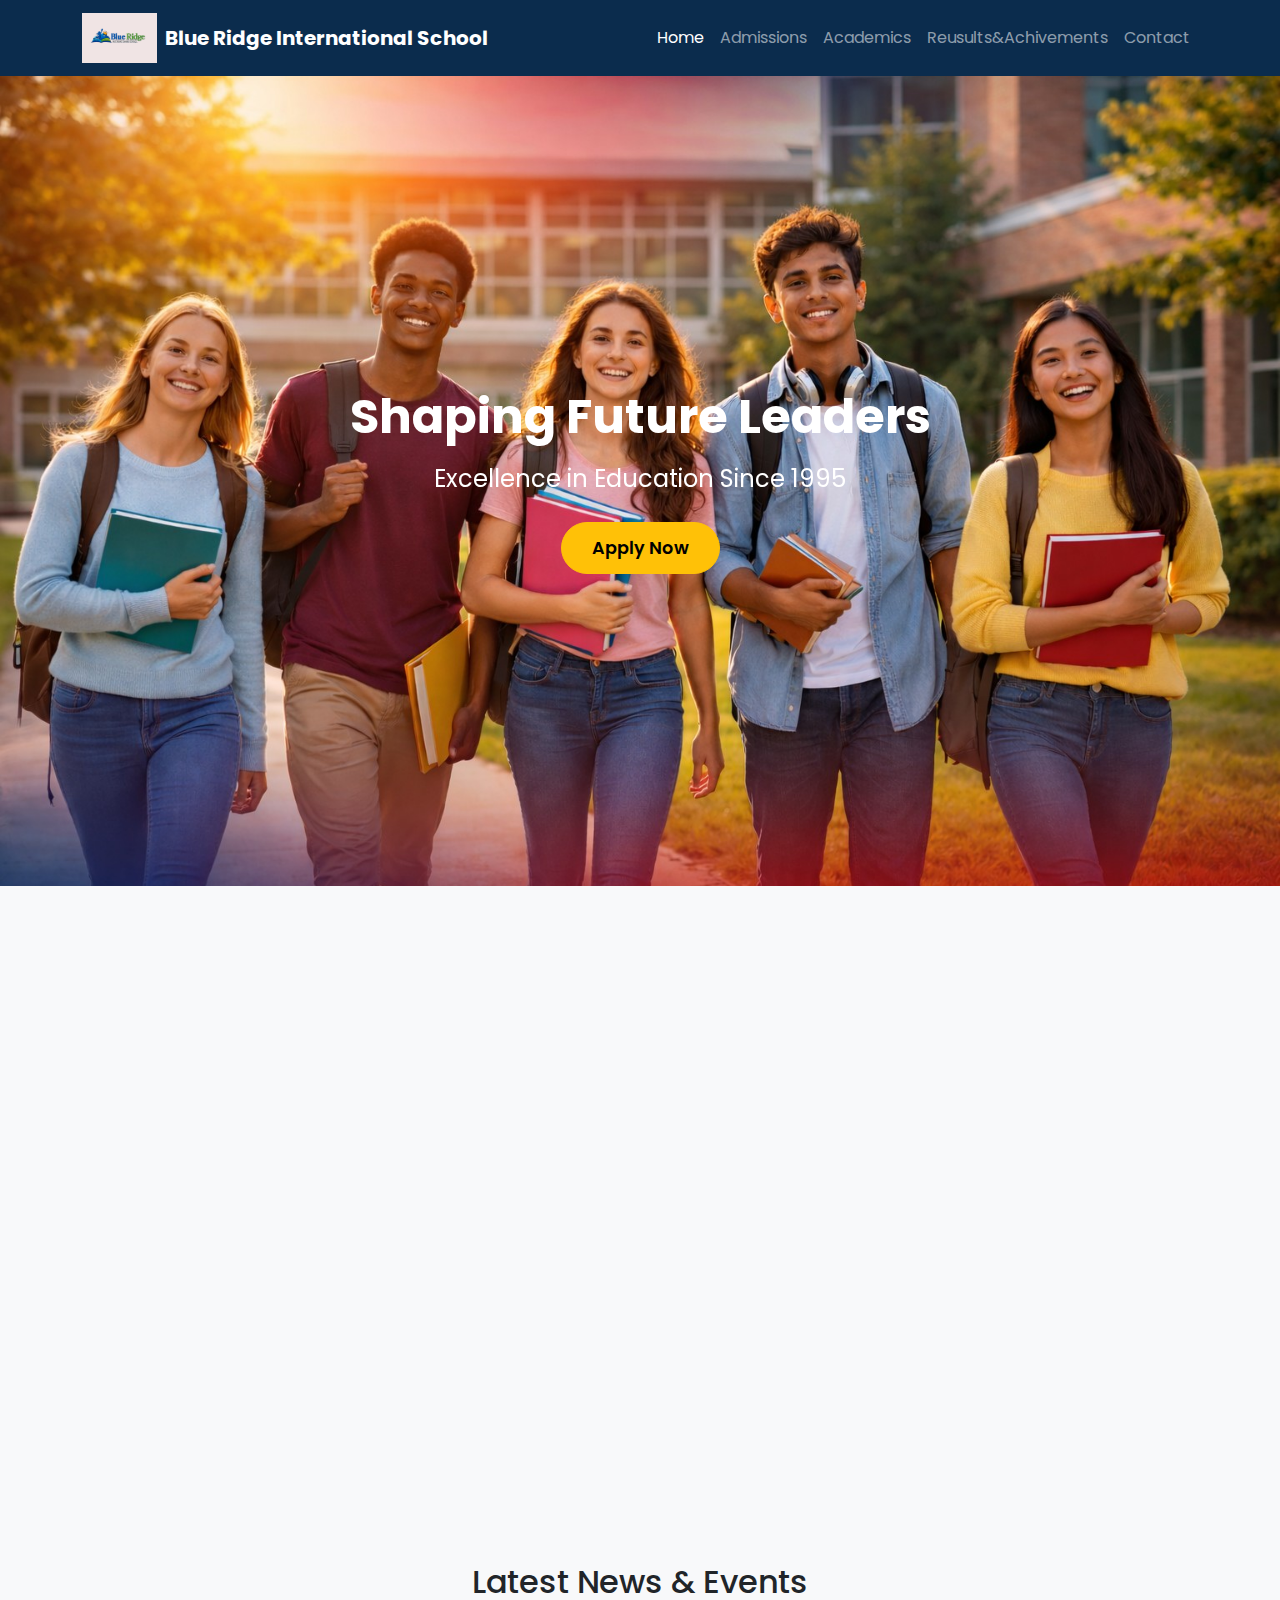
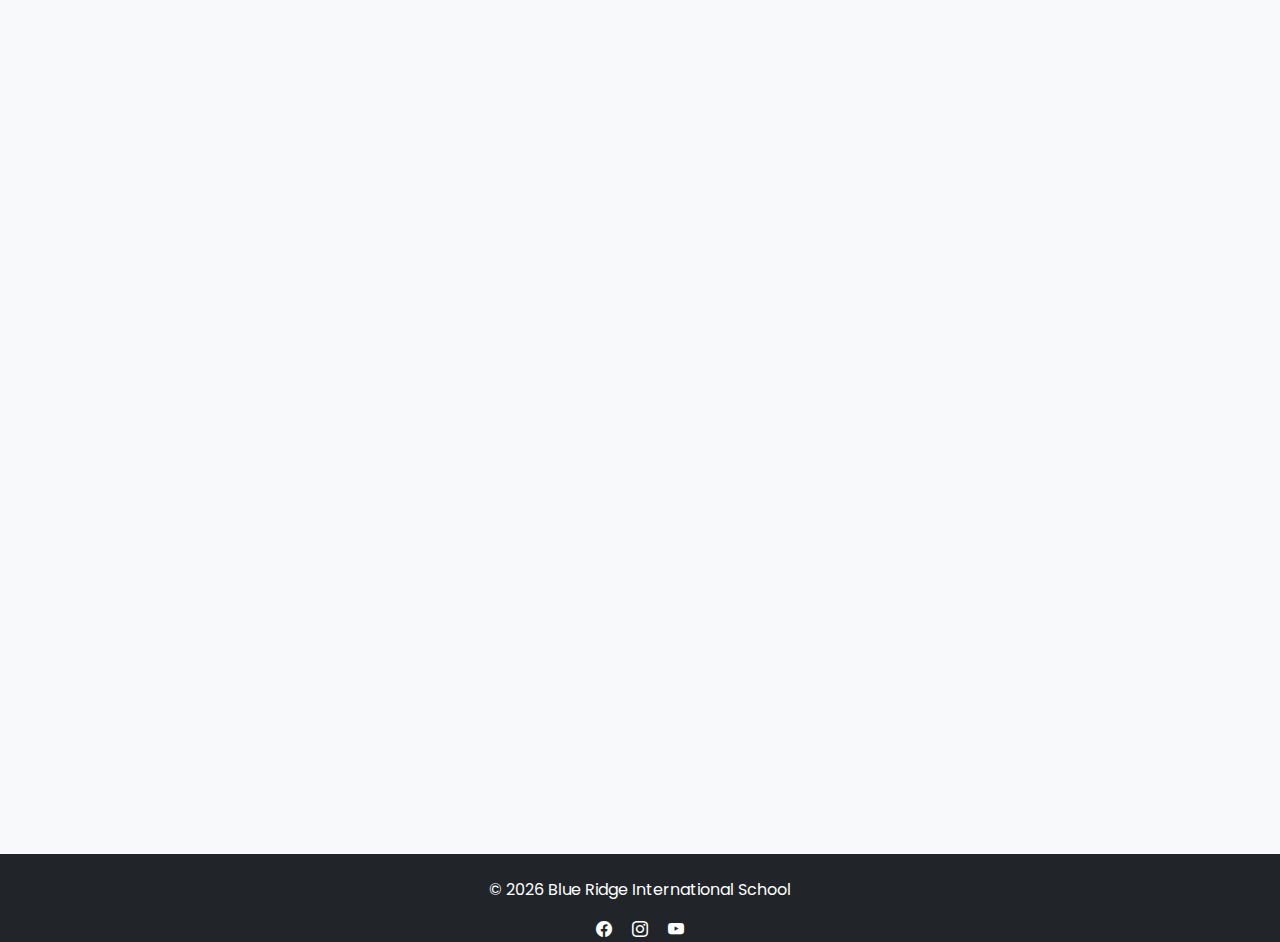
<file: index.html>
<!DOCTYPE html>
<html lang="en">
<head>
    <meta charset="UTF-8">
    <title>Ridge International School Blue </title>

    <!-- Bootstrap CSS -->
    <link href="https://cdn.jsdelivr.net/npm/bootstrap@5.3.2/dist/css/bootstrap.min.css" rel="stylesheet">

    <!-- Bootstrap Icons -->
    <link href="https://cdn.jsdelivr.net/npm/bootstrap-icons/font/bootstrap-icons.css" rel="stylesheet">

    <!-- AOS Animation -->
    <link href="https://unpkg.com/aos@2.3.1/dist/aos.css" rel="stylesheet">

    <!-- Google Font -->
    <link href="https://fonts.googleapis.com/css2?family=Poppins:wght@300;500;700&display=swap" rel="stylesheet">

    <!-- Custom CSS -->
    <link rel="stylesheet" href="assets/css/style.css">
</head>

<body>

<!-- 🔷 HEADER -->
<nav class="navbar navbar-expand-lg navbar-dark bg-primary sticky-top">
  <div class="container">
   
<a class=" nav navbar-brand d-flex align-items-center" href="#">
  <img src="assets/images/logo5.png" alt="Blue Ridge Logo" width="50" height="50" class="me-2">
  <span class="fw-bold">Blue Ridge International School</span>
</a>



    <button class="navbar-toggler" data-bs-toggle="collapse" data-bs-target="#menu">
      <span class="navbar-toggler-icon"></span>
    </button>

    <div class="collapse navbar-collapse" id="menu">
      <ul class="navbar-nav ms-auto">
        <li class="nav-item"><a class="nav-link active" href="#">Home</a></li>
        <li class="nav-item"><a class="nav-link" href="admissions.html">Admissions</a></li>
        <li class="nav-item"><a class="nav-link" href="academics.html">Academics</a></li>
        <li class="nav-item"><a class="nav-link" href="esults&achivements.html">Reusults&Achivements</a></li>
        <li class="nav-item"><a class="nav-link" href="Contact.html">Contact</a></li>
      </ul>
    </div>
  </div>
</nav>


</section>
<!-- 🔷 HERO SECTION -->

<section class="hero1 d-flex align-items-center">
  <div class=" container text-center text-white" data-aos="fade-up">
    <h1 class="hero-title" data-aos="fade-up" data-aos-delay="100">Shaping Future Leaders</h1>
    <p class="hero-subtitle" data-aos="fade-up" data-aos-delay="200">Excellence in Education Since 1995</p>
    <a href="#" class="btn btn-warning btn-lg hero-btn" data-aos="fade-up" data-aos-delay="300">Apply Now</a>
  </div>
</section>


<!-- 🔷 PRINCIPAL MESSAGE -->
<section class="py-5">
  <div class="container">
    <div class="row align-items-center">
      <div class="col-md-5" data-aos="fade-right">
        <img src="assets/images/principal.jpg" class="img-fluid rounded shadow">
      </div>
      <div class="col-md-7" data-aos="fade-left">
        <h2>Message from the Principal</h2>
        <p>
          Welcome to ABC International School. We believe in nurturing
          young minds through innovation, values and excellence.
        </p>
      </div>
    </div>
  </div>
</section>

<!-- 🔷 QUICK LINKS -->
<section class="bg-light py-5">
  <div class="container">
    <div class="row text-center">
      <div class="col-md-3" data-aos="zoom-in">
        <div class="card shadow p-4">
          <i class="bi bi-person-plus fs-1 text-primary"></i>
          <h5>Admissions</h5>
        </div>
      </div>

      <div class="col-md-3" data-aos="zoom-in">
        <div class="card shadow p-4">
          <i class="bi bi-journal-text fs-1 text-success"></i>
          <h5>Academics</h5>
        </div>
      </div>

      <div class="col-md-3" data-aos="zoom-in">
        <div class="card shadow p-4">
          <i class="bi bi-trophy fs-1 text-warning"></i>
          <h5>Results</h5>
        </div>
      </div>

      <div class="col-md-3" data-aos="zoom-in">
        <div class="card shadow p-4">
          <i class="bi bi-laptop fs-1 text-danger"></i>
          <h5>LMS</h5>
        </div>
      </div>
    </div>
  </div>
</section>

<!-- 🔷 NEWS & EVENTS -->
<section class="py-5">
  <div class="container">
    <h2 class="text-center mb-4">Latest News & Events</h2>
    <div class="row">
      <div class="col-md-4" data-aos="fade-up">
        <div class="card shadow">
          <img src="assets/images/AdmissionOpen.jpg" class="card-img-top">
          <div class="card-body mb-1rem">
           <!-- <h5>Annual Sports Day</h5>-->
            <p>Celebrating talent and teamwork.</p>
          </div>
        </div>
      </div>

      <div class="col-md-4" data-aos="fade-up">
        <div class="card shadow">
          <img src="assets/images/ScienceExibition.jpg" class="card-img-top">
          <div class="card-body">
           <!-- <h5>Science Exhibition</h5>-->
            <p>Innovation by young minds.</p>
          </div>
        </div>
      </div>
<!---->
      <div class="col-md-4" data-aos="fade-up">
        <div class="card shadow">
          <img src="assets/images/AdmissionOpen.jpg" class="card-img-top">
          <div class="card-body">
            <!--<h5>Admissions Open</h5>-->
            <p>Enroll for academic year 2026.</p>
          </div>
        </div>
      </div>
    </div>
  </div>
</section>

<!-- 🔷 FOOTER -->
<footer class="bg-dark text-white pt-4">
  <div class="container text-center">
    <p>© 2026 Blue Ridge International School</p>
    
    <div>
      <i class="bi bi-facebook mx-2"></i>
      <i class="bi bi-instagram mx-2"></i>
      <i class="bi bi-youtube mx-2"></i>
    </div>
  </div>
</footer>

<!-- JS -->
<script src="https://cdn.jsdelivr.net/npm/bootstrap@5.3.2/dist/js/bootstrap.bundle.min.js"></script>
<script src="https://unpkg.com/aos@2.3.1/dist/aos.js"></script>
<script>AOS.init();</script>

</body>
</html>
</file>
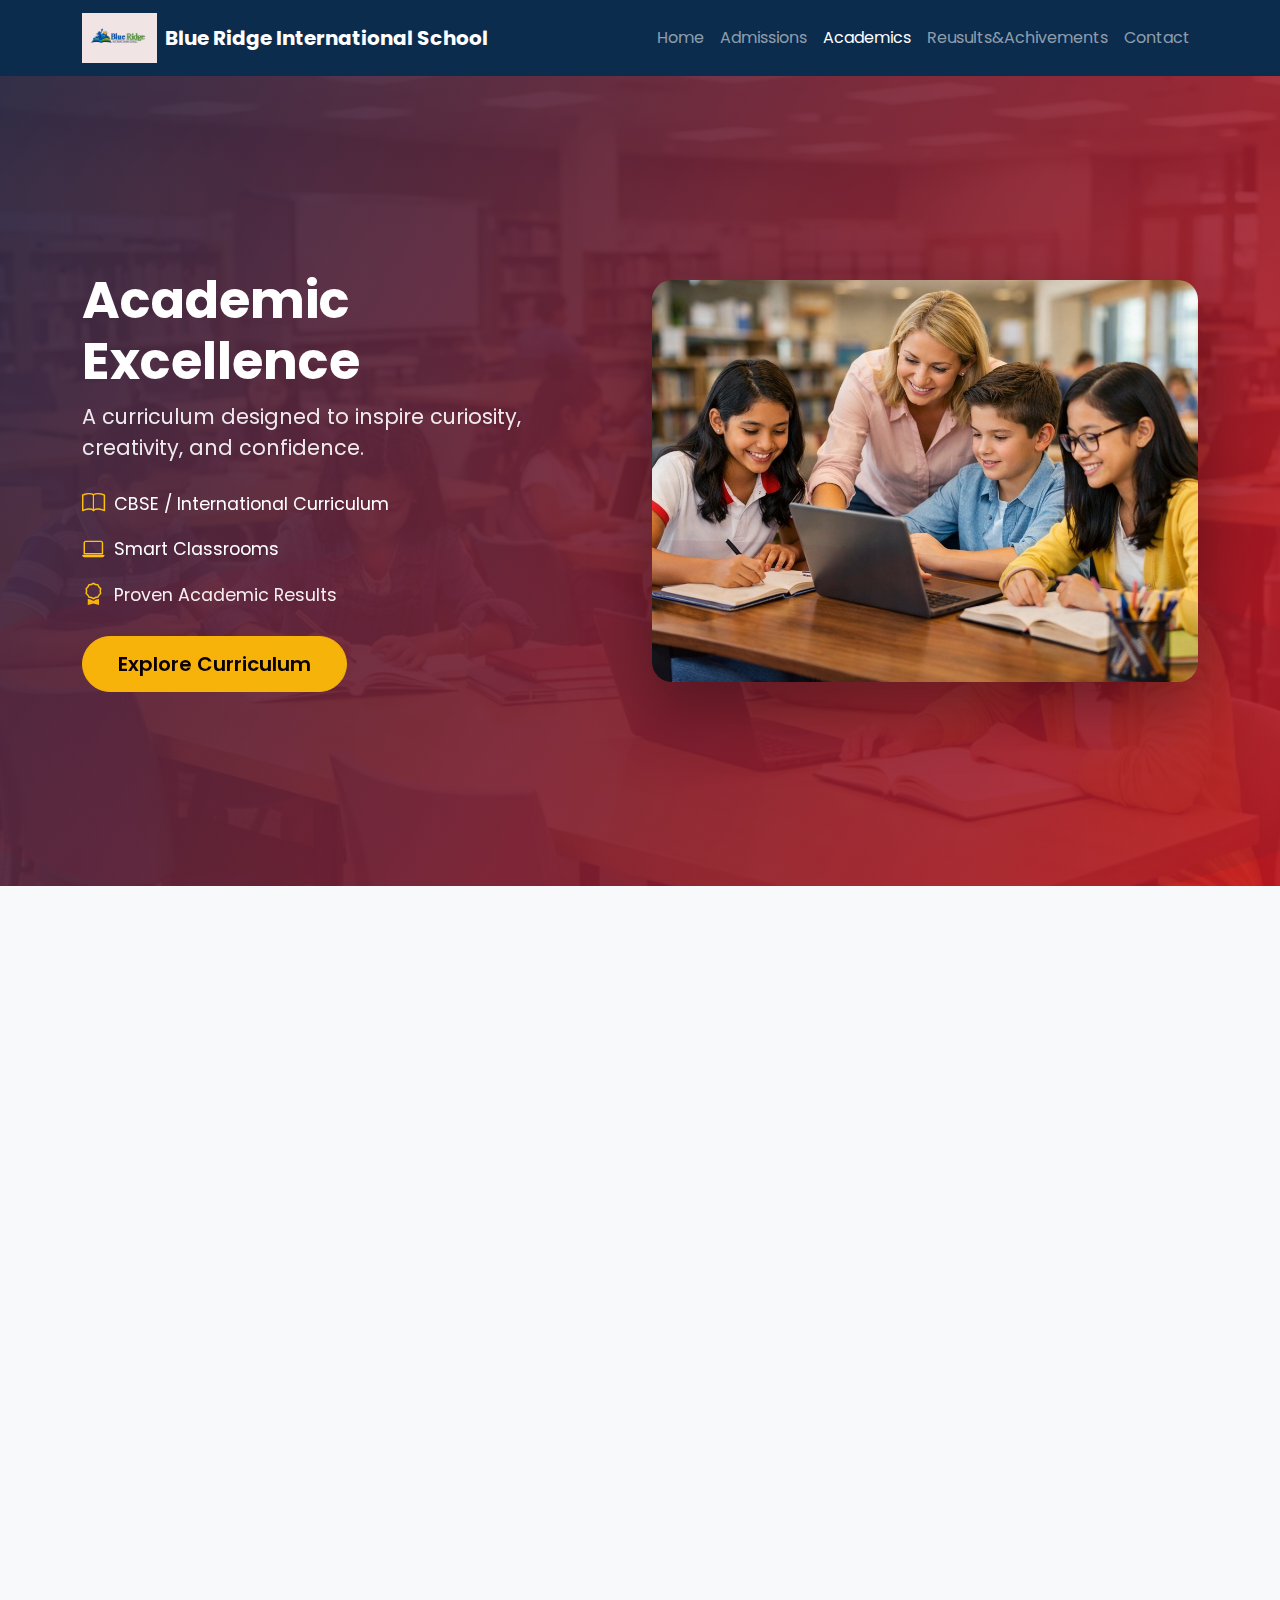
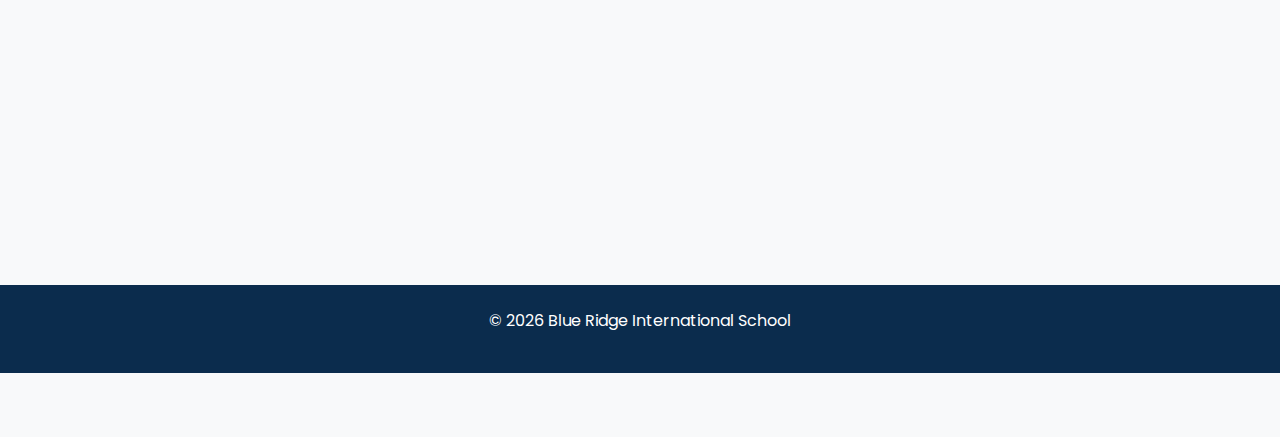
<file: academics.html>
<!DOCTYPE html>
<html lang="en">

<head>
    <meta charset="UTF-8">
    <title>Academics | Blue Ridge International School</title>
    <!-- Bootstrap -->
    <link href="https://cdn.jsdelivr.net/npm/bootstrap@5.3.2/dist/css/bootstrap.min.css" rel="stylesheet">
    <!-- Icons -->
    <link href="https://cdn.jsdelivr.net/npm/bootstrap-icons/font/bootstrap-icons.css" rel="stylesheet"> <!-- AOS -->
    <link href="https://unpkg.com/aos@2.3.1/dist/aos.css" rel="stylesheet"> <!-- Font -->
    <link href="https://fonts.googleapis.com/css2?family=Poppins:wght@300;500;700&display=swap" rel="stylesheet">
    <!-- CSS -->
    <link rel="stylesheet" href="assets/css/style.css">
</head>

<body> <!-- 🔷 NAVBAR -->
    <nav class="navbar navbar-expand-lg navbar-dark bg-primary sticky-top">
  <div class="container">
   
<a class="navbar-brand d-flex align-items-center" href="#">
  <img src="assets/images/logo5.png" alt="Blue Ridge Logo" width="50" height="50" class="me-2">
  <span class="fw-bold">Blue Ridge International School</span>
</a>



             
            <button class="navbar-toggler" data-bs-toggle="collapse" data-bs-target="#menu"> <span
                    class="navbar-toggler-icon"></span> </button>
            <div class="collapse navbar-collapse" id="menu">
                <ul class="navbar-nav ms-auto">
                    <li class="nav-item"><a class="nav-link" href="index.html">Home</a></li>
                    <li class="nav-item"><a class="nav-link" href="admissions.html">Admissions</a></li>
                    <li class="nav-item">
                        <a class="nav-link active" href="academics.html">Academics</a>
                    </li>
                    <li class="nav-item"><a class="nav-link" href="results&achivements.html">Reusults&Achivements</a>
                    </li>
                    <li class="nav-item"><a class="nav-link" href="Contact.html">Contact</a></li>
                </ul>
            </div>
        </div>
    </nav>
    </section>
    <!-- 🔷 ACADEMICS HERO SECTION -->
    <section class="academics-hero">
        <div class="academics-overlay"></div>
        <div class="container h-100">
            <div class="row h-100 align-items-center"> <!-- Left Content -->
                <div class="col-md-6 text-white" data-aos="fade-right">
                    <h1 class="academics-title">Academic Excellence</h1>
                    <p class="academics-subtitle"> A curriculum designed to inspire curiosity, creativity, and
                        confidence. </p>
                    <div class="hero-features mt-4">
                        <div class="feature-item"> <i class="bi bi-book"></i> CBSE / International Curriculum </div>
                        <div class="feature-item"> <i class="bi bi-laptop"></i> Smart Classrooms </div>
                        <div class="feature-item"> <i class="bi bi-award">

                            </i> Proven Academic Results </div>
                    </div> <a href="#" class="btn btn-warning btn-lg mt-4">Explore Curriculum</a>
                </div> <!-- Right Image -->
                <div class="col-md-6 text-center" data-aos="fade-left">
                    <img src="assets/images/Academics2-bg.jpg" class="img-fluid academics-img" alt="Students learning">
                </div>
            </div>
        </div>
    </section> <!-- Decorative background shape -->
    <div class="academics-bg-shape"></div>
    </section>
    <!-- 🔷 ACADEMICS CONTENT WRAP -->
    <section class="academics-section">
        <div class="container">
            
                <!-- SUBJECT TABS -->

<!-- ===============================
     SUBJECT TABS SECTION
================================ -->
<section class="academics-section">
    <div class="container">

        <!-- SUBJECT TABS -->
        <div class="subject-tabs-wrapper" data-aos="fade-up">

            <!-- TAB NAV -->
            <ul class="nav nav-pills justify-content-center mb-4" id="subjectTabs" role="tablist">

                <li class="nav-item" role="presentation">
                    <button class="nav-link active"
                            id="primary-tab"
                            data-bs-toggle="pill"
                            data-bs-target="#primary"
                            type="button"
                            role="tab"
                            aria-controls="primary"
                            aria-selected="true">
                        <i class="bi bi-book"></i> Primary
                    </button>
                </li>

                <li class="nav-item" role="presentation">
                    <button class="nav-link"
                            id="secondary-tab"
                            data-bs-toggle="pill"
                            data-bs-target="#secondary"
                            type="button"
                            role="tab"
                            aria-controls="secondary"
                            aria-selected="false">
                        <i class="bi bi-mortarboard"></i> Secondary
                    </button>
                </li>

            </ul>

            <!-- TAB CONTENT -->
            <div class="tab-content text-center" id="subjectTabsContent">

                <!-- PRIMARY SUBJECTS -->
                <div class="tab-pane fade show active"
                     id="primary"
                     role="tabpanel"
                     aria-labelledby="primary-tab">

                    <div class="subjects-grid" data-aos="zoom-in">
                        <div class="subject-item"><i class="bi bi-book"></i> English</div>
                        <div class="subject-item"><i class="bi bi-calculator"></i> Mathematics</div>
                        <div class="subject-item"><i class="bi bi-globe"></i> EVS</div>
                        <div class="subject-item"><i class="bi bi-palette"></i> Art</div>
                        <div class="subject-item"><i class="bi bi-music-note-beamed"></i> Music</div>
                        <div class="subject-item"><i class="bi bi-dribbble"></i> Physical Education</div>
                    </div>

                </div>

                <!-- SECONDARY SUBJECTS -->
                <div class="tab-pane fade"
                     id="secondary"
                     role="tabpanel"
                     aria-labelledby="secondary-tab">

                    <div class="subjects-grid" data-aos="zoom-in">
                        <div class="subject-item"><i class="bi bi-lightning-charge"></i> Physics</div>
                        <div class="subject-item"><i class="bi bi-flask"></i> Chemistry</div>
                        <div class="subject-item"><i class="bi bi-bug"></i> Biology</div>
                        <div class="subject-item"><i class="bi bi-calculator-fill"></i> Mathematics</div>
                        <div class="subject-item"><i class="bi bi-laptop"></i> Computer Science</div>
                    </div>

                </div>

            </div>

        </div>
    </div>
</section>

<!-- AOS REFRESH ON TAB CHANGE -->
<script>
    document.querySelectorAll('[data-bs-toggle="pill"]').forEach(tab => {
        tab.addEventListener('shown.bs.tab', function () {
            AOS.refresh();
        });
    });
</script>
          </div> <!-- ACADEMIC JOURNEY CARDS -->
            <div class="academic-journey-wrapper" data-aos="fade-up">
                <h2 class="section-title text-center mb-4">Academic Journey</h2>
                <div class="row g-4">
                    <div class="col-md-3 col-sm-6">
                        <div class="journey-card journey-foundation text-center">
                            <div class="icon"><i class="bi bi-star-fill"></i></div>
                            <img src="assets/images/Foundation.jpg" alt="Foundation Stage" class="journey-img mb-3">
                            <h5>Foundation Stage</h5>
                            <p>Play-based learning & social skills</p>
                        </div>
                    </div>
                    <div class="col-md-3 col-sm-6">
                        <div class="journey-card journey-primary text-center">
                            <div class="icon">
                                <i class="bi bi-lightbulb-fill"></i>
                            </div> <img src="assets/images/Primary.jpg" alt="Primary Education"
                                class="journey-img mb-3">
                            <h5>Primary Education</h5>
                            <p>Building literacy & concept understanding</p>
                        </div>
                    </div>
                    <div class="col-md-3 col-sm-6">
                        <div class="journey-card journey-secondary text-center">
                            <div class="icon"><i class="bi bi-graph-up">

                                </i></div>
                            <img src="assets/images/Secodary.jpg" alt="Secondary Education" class="journey-img mb-3">
                            <h5>Secondary Education</h5>
                            <p>Subject specialization & critical thinking</p>
                        </div>
                    </div>
                    <div class="col-md-3 col-sm-6">
                        <div class="journey-card journey-career text-center">
                            <div class="icon"><i class="bi bi-mortarboard-fill"></i></div> <img
                                src="assets/images/Carrier.jpg" alt="Career Readiness" class="journey-img mb-3">
                            <h5>Career Readiness</h5>
                            <p>Board exams & competitive preparation</p>
                        </div>
                    </div>
                </div>
            </div> <!-- 🔷 FOOTER -->
            <footer class="text-white text-center py-4">
                <p>© 2026 Blue Ridge International School</p>
            </footer> <!-- JS -->
            <script src="https://cdn.jsdelivr.net/npm/bootstrap@5.3.2/dist/js/bootstrap.bundle.min.js"></script>
            <script src="https://unpkg.com/aos@2.3.1/dist/aos.js"></script>
            <script>AOS.init();</script>



        </body>

</html>
</file>
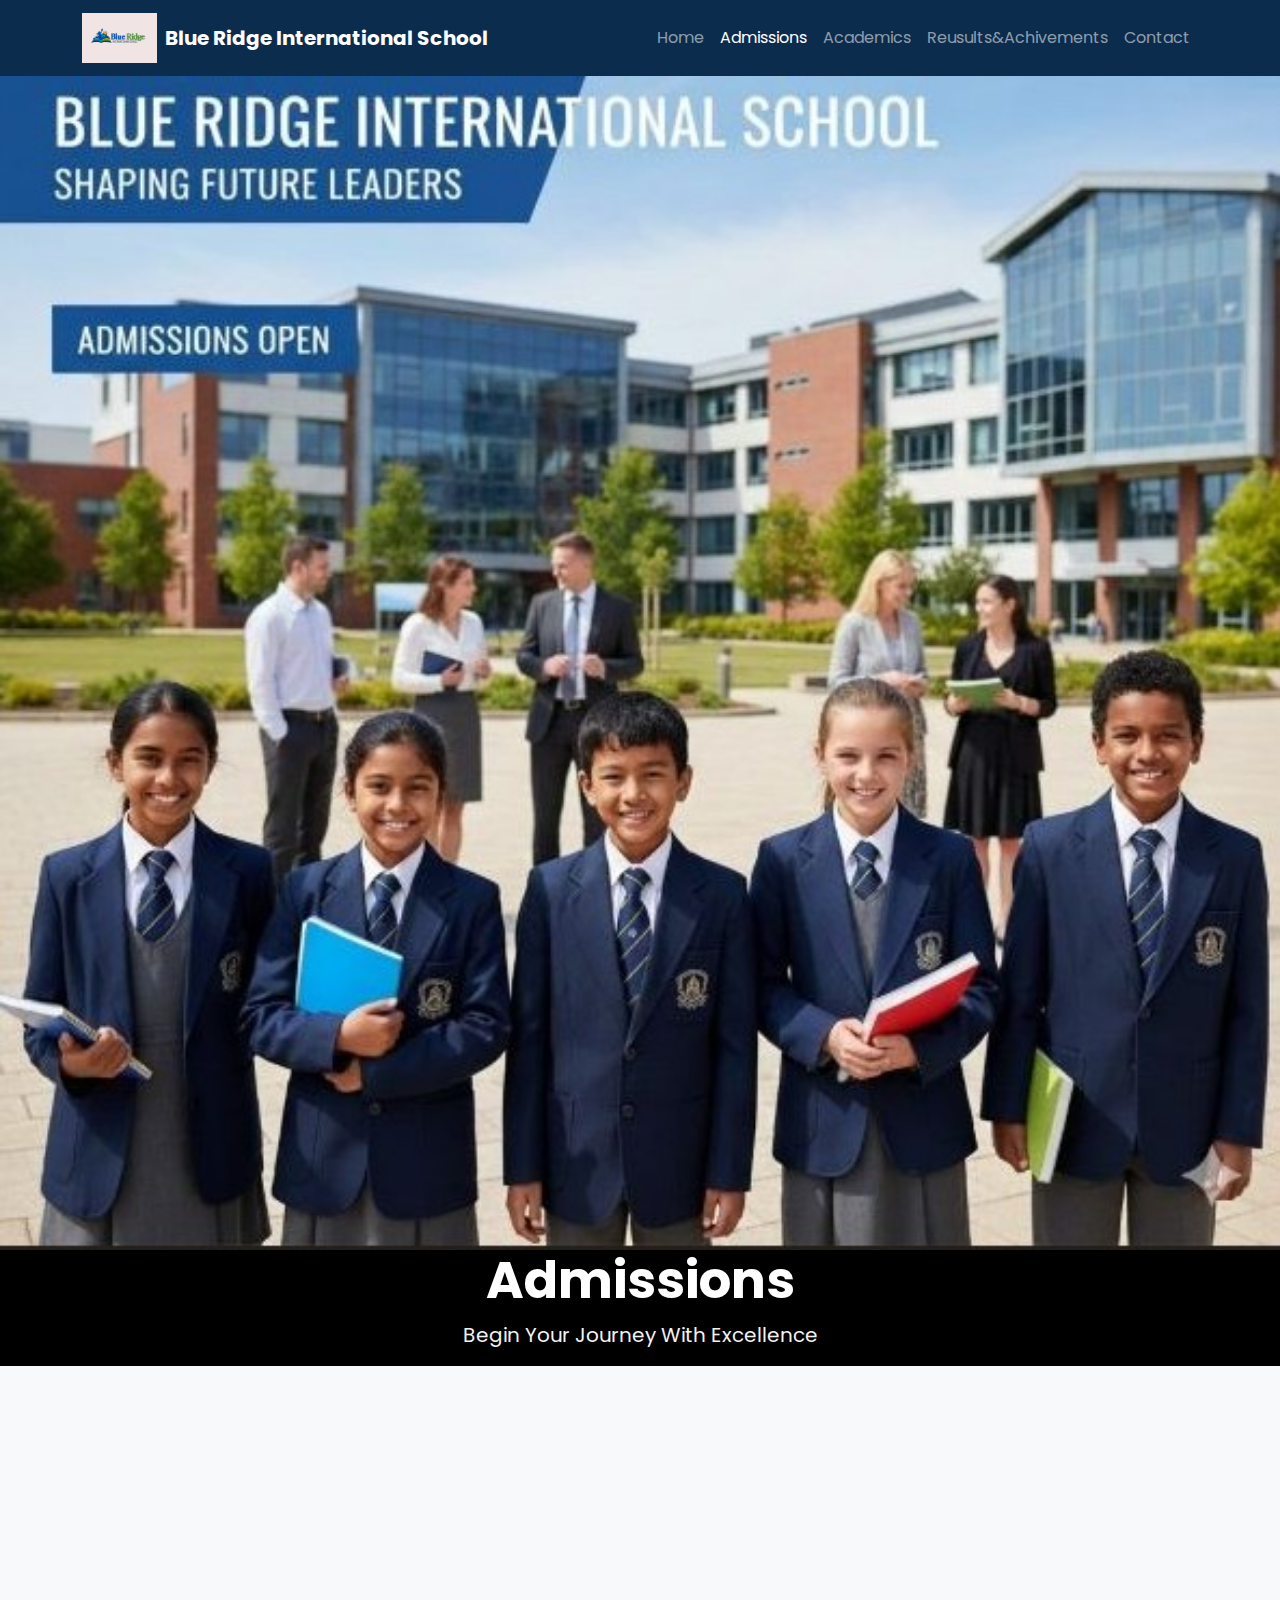
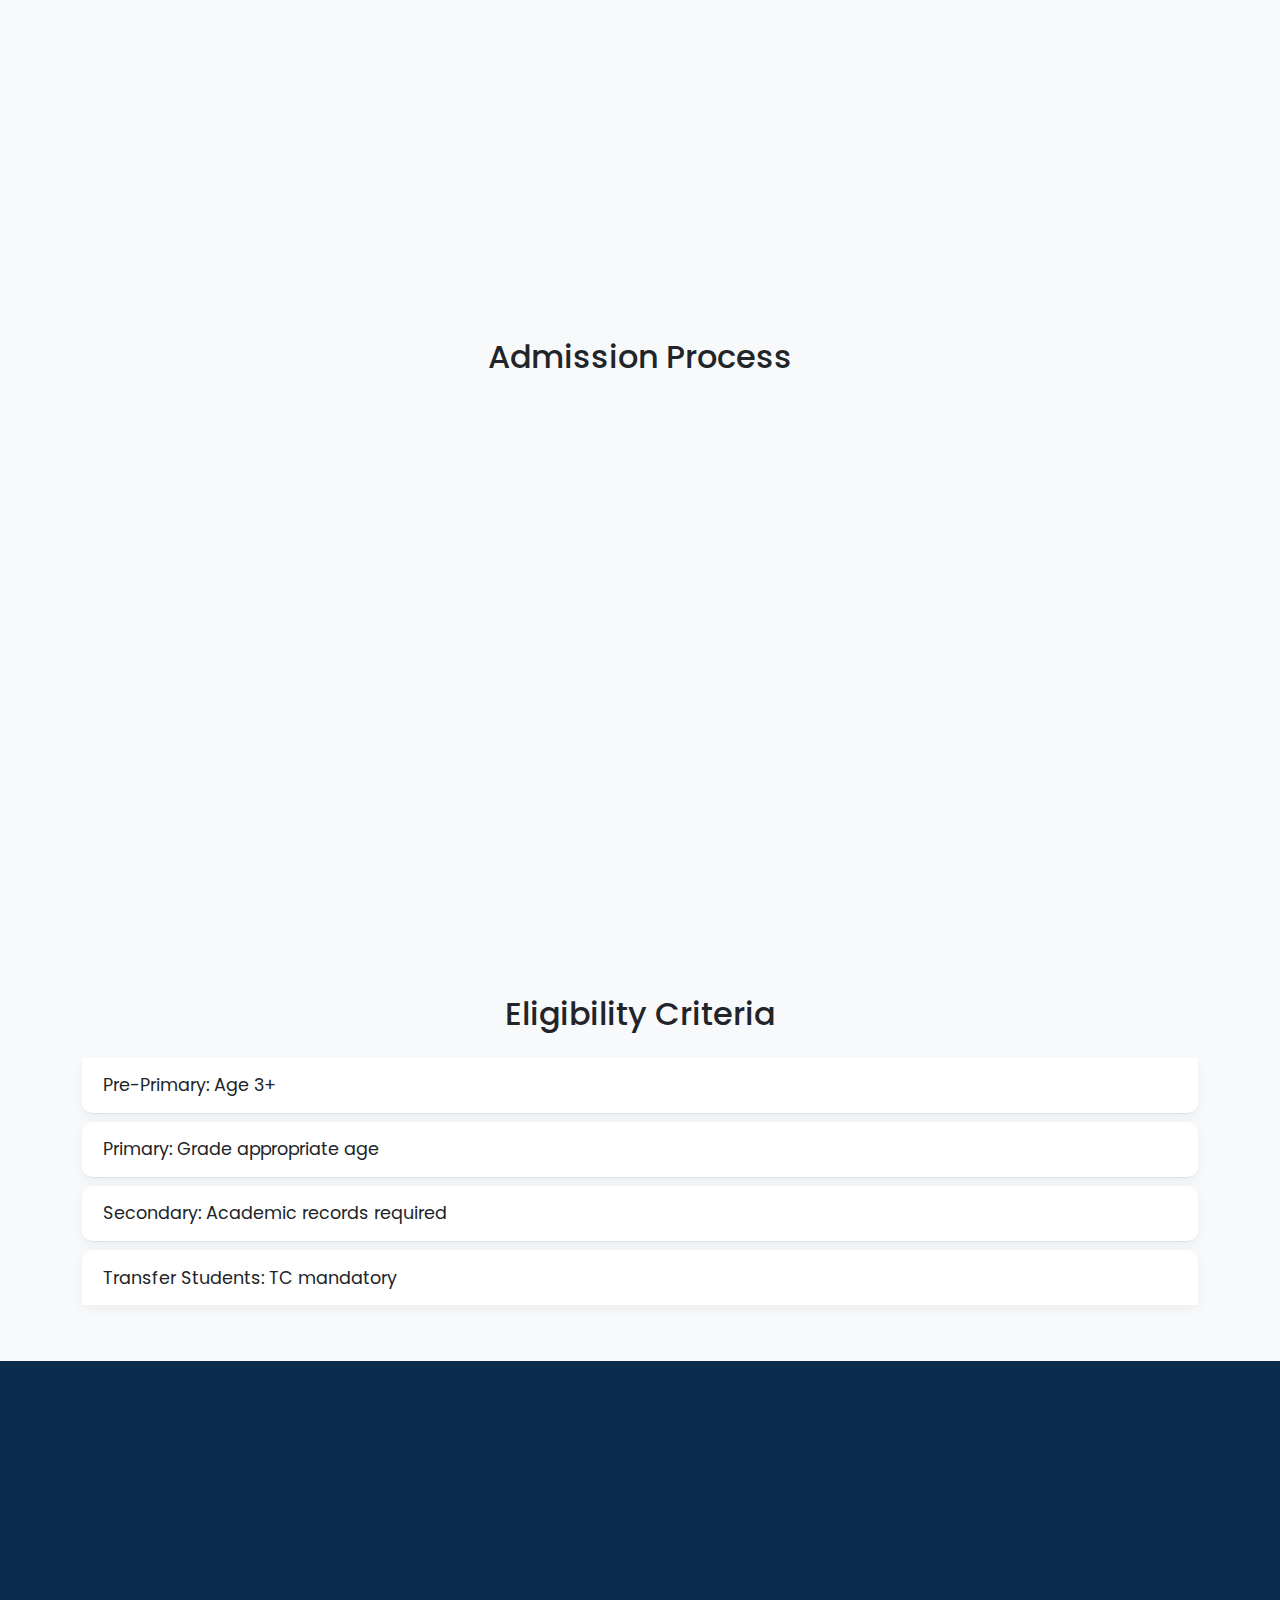
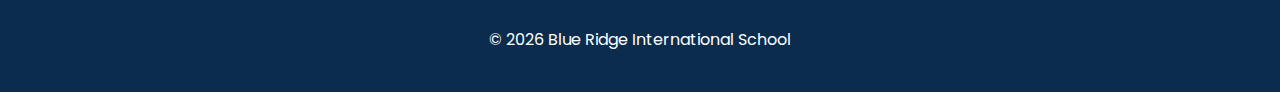
<file: admissions.html>
<!DOCTYPE html>
<html lang="en">

<head>
  <link href="https://unpkg.com/aos@2.3.1/dist/aos.css" rel="stylesheet">

<!-- Bootstrap Icons -->
<link href="https://cdn.jsdelivr.net/npm/bootstrap-icons@1.10.5/font/bootstrap-icons.css" rel="stylesheet">

    <meta charset="UTF-8">
    <title>Admissions | SkyReach Academy</title>

    <!-- Bootstrap CSS -->
    <link href="https://cdn.jsdelivr.net/npm/bootstrap@5.3.2/dist/css/bootstrap.min.css" rel="stylesheet">

    <!-- Icons -->
    <link href="https://cdn.jsdelivr.net/npm/bootstrap-icons/font/bootstrap-icons.css" rel="stylesheet">

    <!-- AOS CSS -->
    <link href="https://unpkg.com/aos@2.3.1/dist/aos.css" rel="stylesheet">

    <!-- Google Font -->
    <link href="https://fonts.googleapis.com/css2?family=Poppins:wght@300;500;700&display=swap" rel="stylesheet">

    <!-- Your Custom CSS -->
    <link rel="stylesheet" href="assets/css/style.css">
</head>

<body>
  <script src="https://unpkg.com/aos@2.3.1/dist/aos.js"></script>
<script>
  AOS.init({
    duration: 800,
    once: true
  });
</script>

<!-- 🔷 NAVBAR -->

<nav class="navbar navbar-expand-lg navbar-dark bg-primary sticky-top">
  <div class="container">
   
<a class="navbar-brand d-flex align-items-center" href="#">
  <img src="assets/images/logo5.png" alt="Blue Ridge Logo" width="50" height="50" class="me-2">
  <span class="fw-bold">Blue Ridge International School</span>
</a>




    <button class="navbar-toggler" data-bs-toggle="collapse" data-bs-target="#menu">
      <span class="navbar-toggler-icon"></span>
    </button>

    <div class="collapse navbar-collapse" id="menu">
      <ul class="navbar-nav ms-auto">
        <li class="nav-item"><a class="nav-link" href="index.html">Home</a></li>
        <li class="nav-item"><a class="nav-link active" href="academics.html">Admissions</a></li>
        <li class="nav-item"><a class="nav-link" href="academics.html">Academics</a></li>
        <li class="nav-item"><a class="nav-link" href="results&achivements.html">Reusults&Achivements</a></li>
        <li class="nav-item"><a class="nav-link" href="Contact.html">Contact</a></li>
      </ul>
    </div>
  </div>
</nav>
  <!--  Hero Section-->


<section class="page-hero">
    <img src="assets/images/admissionshero.jpg" class="hero-bg-img" alt="Admissions">
    
    <div class="hero-overlay"></div>

    <div class="hero-content">
        <h1>Admissions</h1>
        <p>Begin Your Journey With Excellence</p>
    </div>
</section>

<!-- 🔷 ADMISSION OVERVIEW -->
<section class="py-5 admission  mb-30">
  <div class="container">
    <div class="row align-items-center">
      <div class="col-md-6 mb-70" data-aos="fade-right">
        <h2 class="mb-10 hero ">Admission Overview</h2>
        <p>
          Blue Ridge International School follows a transparent, merit-based admission
          process that nurtures academic excellence and holistic development.
        </p>
      </div>
      <div class="col-md-6" data-aos="fade-left">
        <img src="assets/images/classroom.jpg"
             class="img-fluid rounded shadow"
             alt="Students learning in a modern classroom">
      </div>
    </div>
  </div>
</section>




<!-- 🔷 ADMISSION PROCESS -->
 
<section class="admission-process py-5">
  <div class="container">
    <h2 class="text-center mb-5">Admission Process</h2>
    <div class="row g-4">

      <!-- Step 1 -->
      <div class="col-md-6">
        <div class="admission-card" data-aos="fade-up">
          <div class="icon">
            <i class="bi bi-pencil-square"></i>
          </div>
          <h4>Step 1: Apply Online</h4>
          <p>Fill out the online application form with accurate details.</p>
        </div>
      </div>

      <!-- Step 2 -->
      <div class="col-md-6">
        <div class="admission-card" data-aos="fade-up" data-aos-delay="100">
          <div class="icon">
            <i class="bi bi-file-earmark-text"></i>
          </div>
          <h4>Step 2: Submit Documents</h4>
          <p>Upload required academic and personal documents securely.</p>
        </div>
      </div>

      <!-- Step 3 -->
      <div class="col-md-6">
        <div class="admission-card" data-aos="fade-up" data-aos-delay="200">
          <div class="icon">
            <i class="bi bi-chat-dots"></i>
          </div>
          <h4>Step 3: Interview</h4>
          <p>Attend the personal interview to discuss your goals and ambitions.</p>
        </div>
      </div>

      <!-- Step 4 -->
      <div class="col-md-6">
        <div class="admission-card" data-aos="fade-up" data-aos-delay="300">
          <div class="icon">
            <i class="bi bi-check-circle"></i>
          </div>
          <h4>Step 4: Admission Confirmation</h4>
          <p>Receive your admission confirmation and payment instructions.</p>
        </div>
      </div>

    </div>
  </div>
</section>


<!-- 🔷 ELIGIBILITY -->
<section class="py-5">
  <div class="container">
    <h2 class="text-center mb-4">Eligibility Criteria</h2>
    <ul class="list-group list-group-flush">
      <li class="list-group-item">Pre-Primary: Age 3+</li>
      <li class="list-group-item">Primary: Grade appropriate age</li>
      <li class="list-group-item">Secondary: Academic records required</li>
      <li class="list-group-item">Transfer Students: TC mandatory</li>
    </ul>
  </div>
</section>



<!-- 🔷 APPLY NOW CTA -->
<section class="apply-section text-white text-center py-5">
  <div class="container" data-aos="fade-up">
    <h2>Admissions Open 2026–27</h2>
    <p>Limited seats available. Apply now!</p>
    <a href="#" class="btn btn-primary btn-lg px-5">Apply Online</a>
  </div>
</section>

<!-- 🔷 FOOTER -->
<footer class="text-white text-center py-4">
  <p>© 2026 Blue Ridge International School</p>
</footer>

<!-- JS -->
<script src="https://cdn.jsdelivr.net/npm/bootstrap@5.3.2/dist/js/bootstrap.bundle.min.js"></script>
<script src="https://unpkg.com/aos@2.3.1/dist/aos.js"></script>
<script>AOS.init();</script>

</body>
</html>
</file>
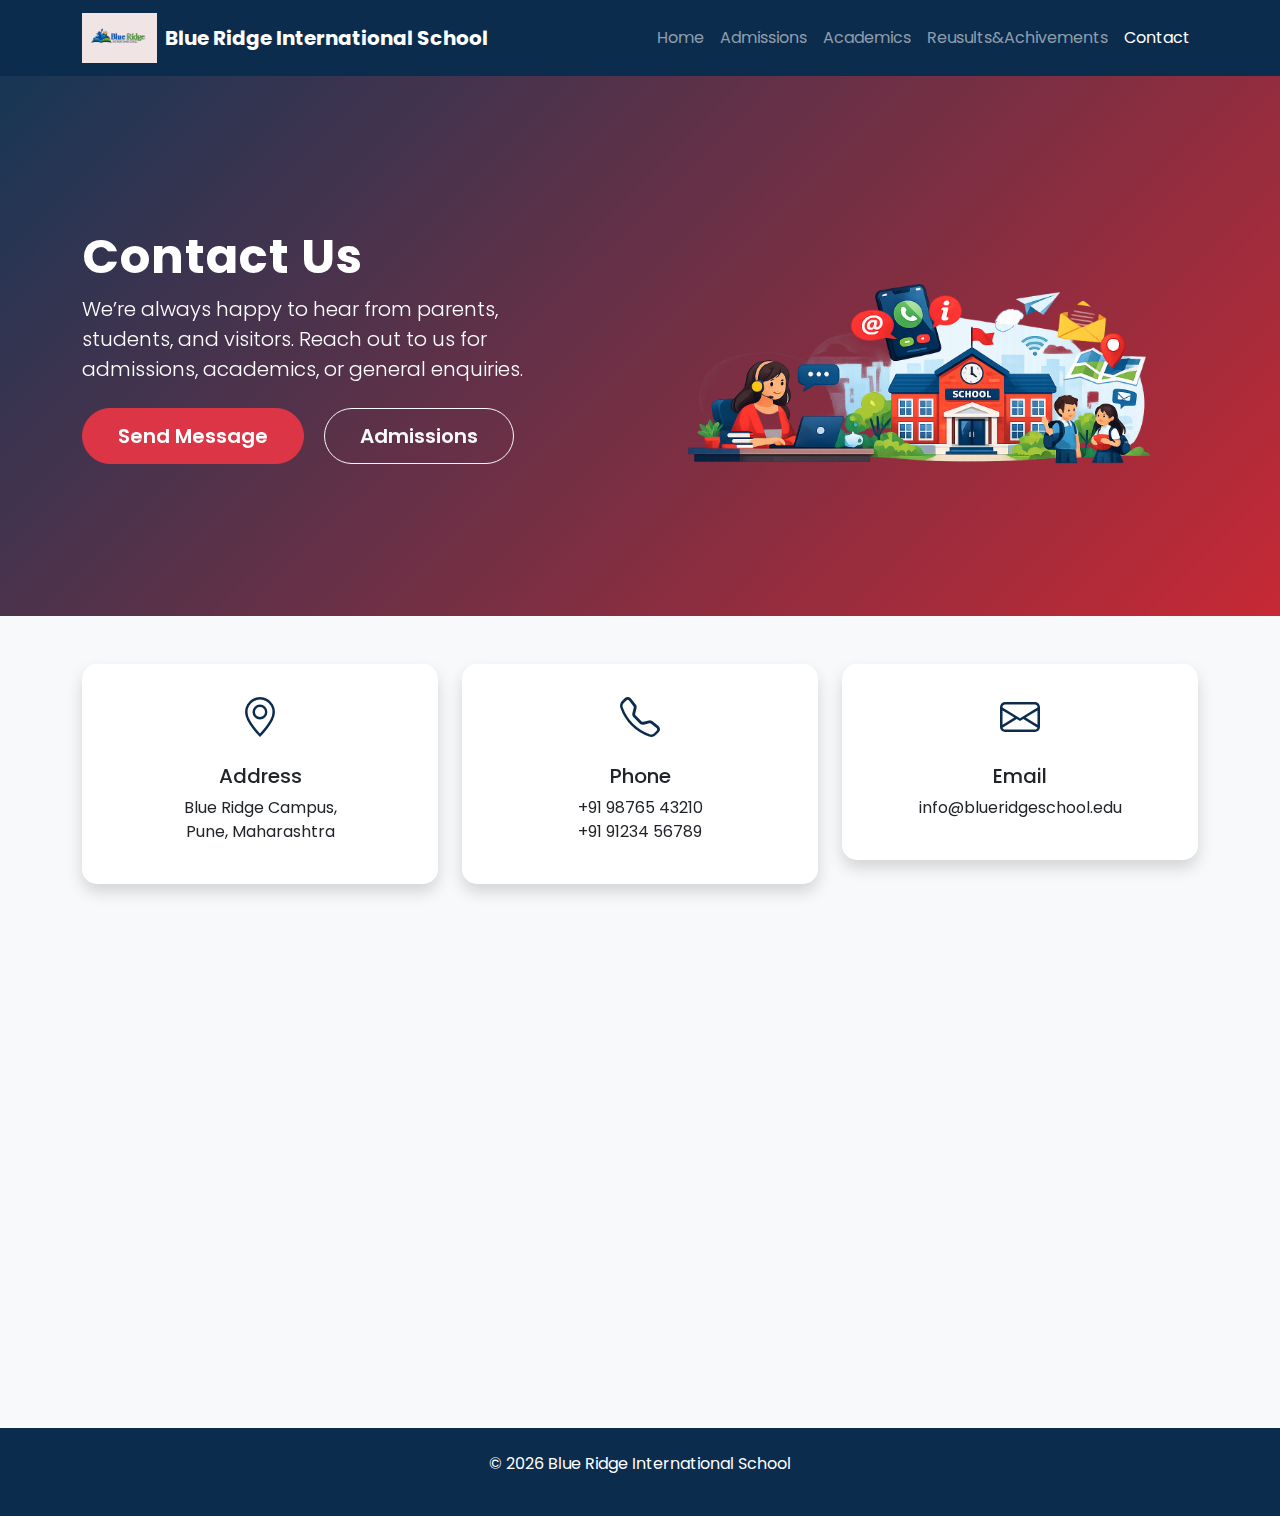
<file: Contact.html>
<!DOCTYPE html>
<html lang="en">
<head>
    <meta charset="UTF-8">
    <title>Contact Us | Blue Ridge International School</title>

    <!-- Bootstrap -->
    <link href="https://cdn.jsdelivr.net/npm/bootstrap@5.3.2/dist/css/bootstrap.min.css" rel="stylesheet">

    <!-- Icons -->
    <link href="https://cdn.jsdelivr.net/npm/bootstrap-icons/font/bootstrap-icons.css" rel="stylesheet">

    <!-- AOS -->
    <link href="https://unpkg.com/aos@2.3.1/dist/aos.css" rel="stylesheet">

    <!-- Font -->
    <link href="https://fonts.googleapis.com/css2?family=Poppins:wght@300;500;700&display=swap" rel="stylesheet">

    <!-- CSS -->
    <link rel="stylesheet" href="assets/css/style.css">
</head>

<body>

<!-- 🔷 NAVBAR -->

    <nav class="navbar navbar-expand-lg navbar-dark bg-primary sticky-top">
  <div class="container">
   
<a class="navbar-brand d-flex align-items-center" href="#">
  <img src="assets/images/logo5.png" alt="Blue Ridge Logo" width="50" height="50" class="me-2">
  <span class="fw-bold">Blue Ridge International School</span>
</a>



    <button class="navbar-toggler" data-bs-toggle="collapse" data-bs-target="#menu">
      <span class="navbar-toggler-icon"></span>
    </button>

    <div class="collapse navbar-collapse" id="menu">
      <ul class="navbar-nav ms-auto">
        <li class="nav-item"><a class="nav-link" href="index.html">Home</a></li>
        <li class="nav-item"><a class="nav-link" href="admissions.html">Admissions</a></li>
        <li class="nav-item"><a class="nav-link" href="academics.html">Academics</a></li>
        <li class="nav-item"><a class="nav-link" href="results&achivements.html">Reusults&Achivements</a></li>
        <li class="nav-item"><a class="nav-link active" href="Contact.html">Contact</a></li>
      </ul>
    </div>
  </div>
</nav>


<!-- 🔷 PAGE HERO (CONTACT) -->
<section class="contact-hero d-flex align-items-center">
  <div class="container">
    <div class="row align-items-center">

      <!-- TEXT -->
      <div class="col-md-6 text-white" data-aos="fade-right">
        <h1 class="fw-bold display-5">Contact Us</h1>
        <p class="lead">
          We’re always happy to hear from parents, students, and visitors.
          Reach out to us for admissions, academics, or general enquiries.
        </p>

        <div class="mt-4">
          <a href="#contact-form" class="btn btn-danger btn-lg me-3">
            Send Message
          </a>
          <a href="admissions.html" class="btn btn-outline-light btn-lg">
            Admissions
          </a>
        </div>
      </div>

      <!-- IMAGE -->
      <div class="col-md-6 text-center" data-aos="fade-left">
        <img 
          src="assets/images/Contact1.png" 
          class="img-fluid hero-img"
          alt="Contact Blue Ridge International School">
      </div>

    </div>
  </div>
</section>


<!-- 🔷 CONTACT DETAILS -->
<section class="py-5">
  <div class="container">
    <div class="row text-center">

      <div class="col-md-4" data-aos="zoom-in">
        <div class="card p-4 shadow">
          <i class="bi bi-geo-alt fs-1"></i>
          <h5 class="mt-3">Address</h5>
          <p>Blue Ridge Campus,<br>Pune, Maharashtra</p>
        </div>
      </div>

      <div class="col-md-4" data-aos="zoom-in">
        <div class="card p-4 shadow">
          <i class="bi bi-telephone fs-1"></i>
          <h5 class="mt-3">Phone</h5>
          <p>+91 98765 43210<br>+91 91234 56789</p>
        </div>
      </div>

      <div class="col-md-4" data-aos="zoom-in">
        <div class="card p-4 shadow">
          <i class="bi bi-envelope fs-1"></i>
          <h5 class="mt-3">Email</h5>
          <p>info@blueridgeschool.edu</p>
        </div>
      </div>

    </div>
  </div>
</section>

<!-- 🔷 CONTACT FORM -->
<section class="bg-light py-5">
  <div class="container">
    <div class="row">

      <div class="col-md-6" data-aos="fade-right">
        <h2>Send Us a Message</h2>
        <form>
          <div class="mb-3">
            <input type="text" class="form-control" placeholder="Full Name" required>
          </div>

          <div class="mb-3">
            <input type="email" class="form-control" placeholder="Email Address" required>
          </div>

          <div class="mb-3">
            <input type="text" class="form-control" placeholder="Subject">
          </div>

          <div class="mb-3">
            <textarea class="form-control" rows="4" placeholder="Your Message"></textarea>
          </div>

          <button class="btn btn-primary px-4">Submit</button>
        </form>
      </div>

      <div class="col-md-6" data-aos="fade-left">
        <h2>Find Us</h2>
        <iframe 
          src="https://maps.google.com/maps?q=Pune&t=&z=13&ie=UTF8&iwloc=&output=embed"
          width="100%" height="300" style="border:0;" allowfullscreen="" loading="lazy">
        </iframe>
      </div>

    </div>
  </div>
</section>

<!-- 🔷 FOOTER -->
<footer class="text-white text-center py-4">
  <p>© 2026 Blue Ridge International School</p>
</footer>

<!-- JS -->
<script src="https://cdn.jsdelivr.net/npm/bootstrap@5.3.2/dist/js/bootstrap.bundle.min.js"></script>
<script src="https://unpkg.com/aos@2.3.1/dist/aos.js"></script>
<script>AOS.init();</script>

</body>
</html>
</file>
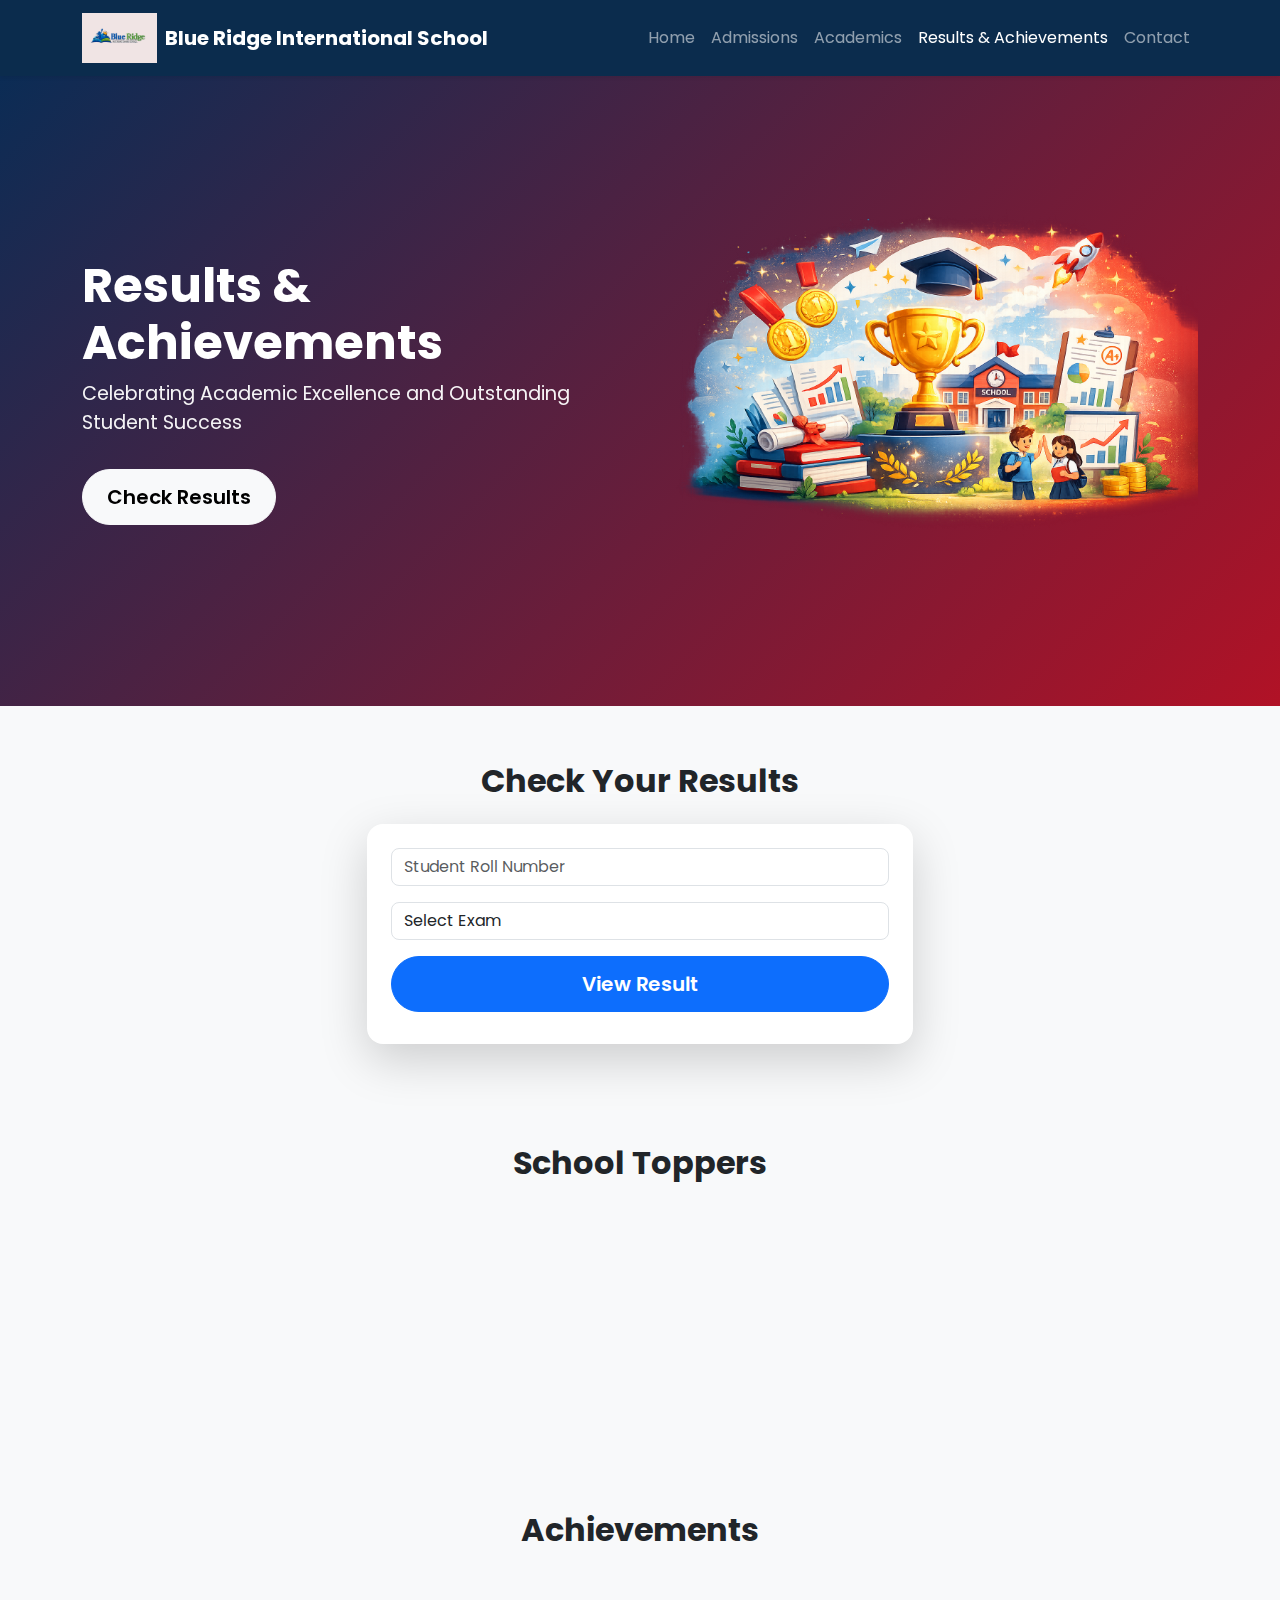
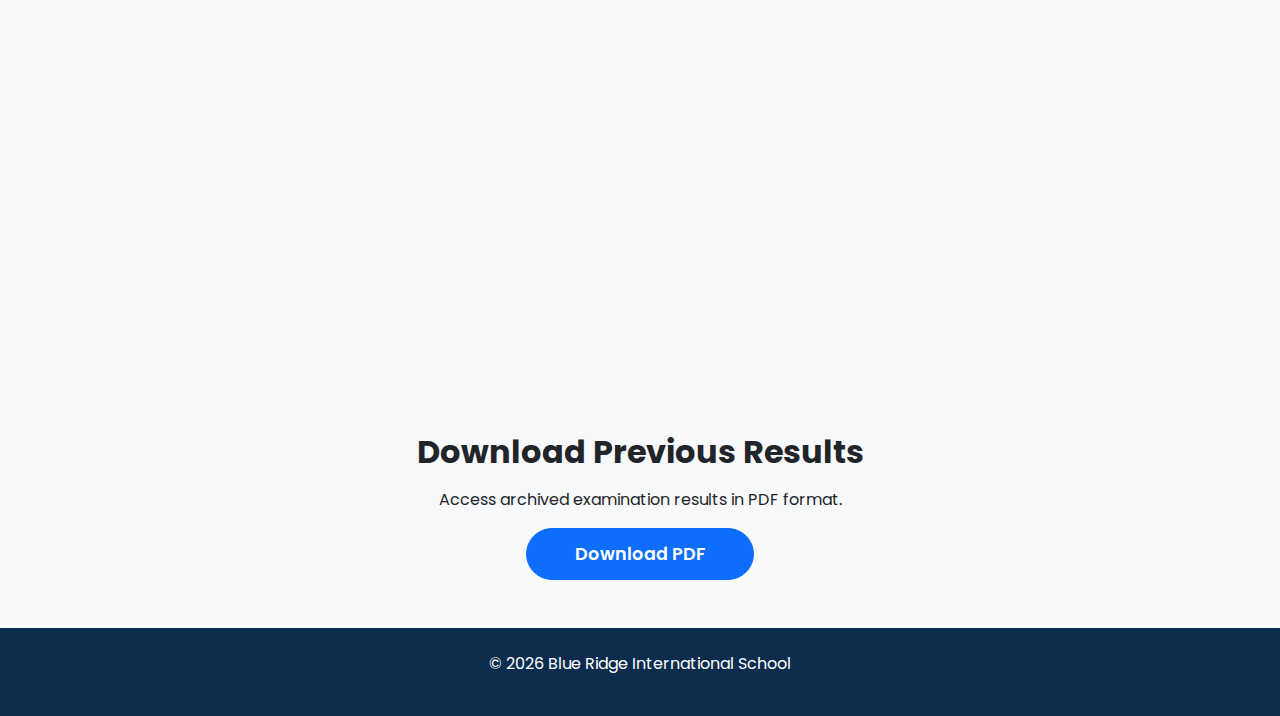
<file: results&achivements.html>
<!DOCTYPE html>
<html lang="en">
<head>
    <meta charset="UTF-8">
    <title>Results & Achievements | Blue Ridge International School</title>

    <!-- Bootstrap -->
    <link href="https://cdn.jsdelivr.net/npm/bootstrap@5.3.2/dist/css/bootstrap.min.css" rel="stylesheet">
    <!-- Icons -->
    <link href="https://cdn.jsdelivr.net/npm/bootstrap-icons/font/bootstrap-icons.css" rel="stylesheet">
    <!-- AOS -->
    <link href="https://unpkg.com/aos@2.3.1/dist/aos.css" rel="stylesheet">
    <!-- Fonts -->
    <link href="https://fonts.googleapis.com/css2?family=Poppins:wght@300;500;700&display=swap" rel="stylesheet">
    <!-- CSS -->
    <link rel="stylesheet" href="assets/css/style.css">

</head>
<body>

<!-- NAVBAR -->
<nav class="navbar navbar-expand-lg navbar-dark sticky-top shadow-sm" style="background-color:#0b2c55;">
  <div class="container">
    <a class="navbar-brand d-flex align-items-center" href="#">
  <img src="assets/images/logo5.png" alt="Blue Ridge Logo" width="50" height="50" class="me-2">
  <span class="fw-bold">Blue Ridge International School</span>
</a>

    

    
    
    <button class="navbar-toggler" data-bs-toggle="collapse" data-bs-target="#menu">
      <span class="navbar-toggler-icon"></span>
    </button>
    <div class="collapse navbar-collapse" id="menu">
      <ul class="navbar-nav ms-auto">
        <li class="nav-item"><a class="nav-link" href="index.html">Home</a></li>
        <li class="nav-item"><a class="nav-link" href="admissions.html">Admissions</a></li>
        <li class="nav-item"><a class="nav-link" href="academics.html">Academics</a></li>
        <li class="nav-item"><a class="nav-link active" href="#">Results & Achievements</a></li>
        <li class="nav-item"><a class="nav-link" href="contact.html">Contact</a></li>
      </ul>
    </div>
  </div>
</nav>

<!-- HERO -->
<section class="results-hero d-flex align-items-center">
  <div class="container">
    <div class="row align-items-center">
      <!-- Text -->
      <div class="col-md-6 text-white" data-aos="fade-right">
        <h1>Results & Achievements</h1>
        <p>Celebrating Academic Excellence and Outstanding Student Success</p>
        <a href="#results-search" class="btn btn-light btn-lg mt-3 px-4">Check Results</a>
      </div>
      <!-- Image -->
      <div class="col-md-6 text-center" data-aos="fade-left">
        <img src="assets/images/Results.png" class="img-fluid hero-img" alt="School Results Illustration">
      </div>
    </div>
  </div>
</section>

<!-- RESULTS SEARCH -->
<section id="results-search" class="py-5 bg-light">
  <div class="container">
    <h2 class="text-center fw-bold">Check Your Results</h2>
    <div class="row justify-content-center">
      <div class="col-md-6">
        <form class="card p-4 shadow-lg rounded-4" style="border:none;">
          <input type="text" class="form-control mb-3" placeholder="Student Roll Number" required>
          <select class="form-control mb-3">
            <option>Select Exam</option>
            <option>Annual Examination</option>
            <option>Board Examination</option>
          </select>
          <button class="btn btn-primary w-100 btn-lg">View Result</button>
        </form>
      </div>
    </div>
  </div>
</section>

<!-- TOPPERS -->
<section class="Rpy-5">
  <div class="container">
    <h2 class="text-center fw-bold mb-5">School Toppers</h2>
    <div class="row g-4 text-center">
      <div class="col-md-4" data-aos="zoom-in">
        <div class="card p-4 shadow rounded-4">
          <i class="bi bi-award fs-1 text-warning"></i>
          <h5 class="mt-3">Ananya Sharma</h5>
          <p>98.4% – Grade 10</p>
        </div>
      </div>
      <div class="col-md-4" data-aos="zoom-in">
        <div class="card p-4 shadow rounded-4">
          <i class="bi bi-award fs-1 text-warning"></i>
          <h5 class="mt-3">Rahul Mehta</h5>
          <p>97.9% – Grade 12</p>
        </div>
      </div>
      <div class="col-md-4" data-aos="zoom-in">
        <div class="card p-4 shadow rounded-4">
          <i class="bi bi-award fs-1 text-warning"></i>
          <h5 class="mt-3">Priya Verma</h5>
          <p>96.8% – Grade 10</p>
        </div>
      </div>
    </div>
  </div>
</section>

<!-- ACHIEVEMENTS -->
<section class="py-5 bg-light">
  <div class="container">
    <h2 class="text-center fw-bold mb-5">Achievements</h2>
    <div class="row align-items-center g-4">
      <!-- LIST -->
      <div class="col-md-6" data-aos="fade-right">
        <ul class="list-group list-group-flush shadow rounded-4 border-0">
          <li class="list-group-item fs-5">🏅 National Science Olympiad Winners</li>
          <li class="list-group-item fs-5">🏆 State Level Sports Champions</li>
          <li class="list-group-item fs-5">🎓 100% Board Exam Pass Rate</li>
          <li class="list-group-item fs-5">🌍 International Exchange Programs</li>
        </ul>
      </div>
      <!-- IMAGE -->
      <div class="col-md-6 text-center" data-aos="fade-left">
        <img src="assets/images/Achivements.png" class="img-fluid rounded shadow-lg" alt="Achievements Illustration">
      </div>
    </div>
  </div>
</section>

<!-- DOWNLOAD RESULTS -->
<section class="py-5 text-center">
  <div class="container">
    <h2 class="fw-bold mb-3">Download Previous Results</h2>
    <p>Access archived examination results in PDF format.</p>
    <a href="#" class="btn btn-primary btn-lg px-5">Download PDF</a>
  </div>
</section>

<!-- FOOTER -->
<footer class="text-white text-center py-4">
  <p>© 2026 Blue Ridge International School</p>
</footer>

<!-- JS -->
<script src="https://cdn.jsdelivr.net/npm/bootstrap@5.3.2/dist/js/bootstrap.bundle.min.js"></script>
<script src="https://unpkg.com/aos@2.3.1/dist/aos.js"></script>
<script>
    AOS.init({ duration: 1200, once: true });
</script>

</body>
</html>
</file>
<file: assets/css/style.css>
.navbar-brand img {
    max-height: 60px;
    width: auto;
}


body {
    font-family: 'Poppins', sans-serif;
    background-color: #f8f9fa;
}
/*.nav{
    background-color: rgba(19, 3, 14, 0.85);
}
*/
.hero {
    background: linear-gradient(rgba(11, 44, 77, 0.85), rgba(193, 18, 31, 0.85)),
        /*url("../images/hero.jpg") center/cover no-repeat; height: 90vh;*/
}

.hero h1 {
    font-size: 3.5rem;
    font-weight: 700;
}

.page-hero h1 {
    font-size: 3rem;
    font-weight: 700;
}

/* PAGE HERO */


.page-hero {
    position: relative;
    width: 100%;
    background-color: #000; /* fills empty vertical space */
}

/* Image keeps original height 
.hero-img {
    width: 100%;
    height: auto;
}*/

/* Text styling */

.hero-overlay {
  position: absolute;
    inset: 0;
    height: 100%;
    display: flex;
    align-items: center;
    justify-content: center;
    color: #fff;
}

    /*------- Results& Achivments Page  --------*/

        body { font-family: 'Poppins', sans-serif; }

        /* HERO */
        .results-hero {
            min-height: 75vh;
            background: linear-gradient(135deg, #0b2c55, #b11226);
            padding: 80px 0;
            position: relative;
            overflow: hidden;
        }
        .results-hero h1 { font-size: 3rem; font-weight: 700; }
        .results-hero p { font-size: 1.2rem; }

        .hero-img {
            max-height: 400px;
            animation: float 4s ease-in-out infinite;
            transform: translateY(-20px);
        }
        @keyframes float {
            0% { transform: translateY(-20px); }
            50% { transform: translateY(-40px); }
            100% { transform: translateY(-20px); }
        }

        /* Buttons */
        .btn-lg {
            border-radius: 50px;
            font-weight: 600;
            padding: 12px 35px;
            transition: all 0.3s ease;
        }
        .btn-lg:hover {
            transform: translateY(-4px);
        }

        /* Cards */
        .card {
            border-radius: 20px;
            transition: transform 0.3s ease, box-shadow 0.3s ease;
        }
        .card:hover {
            transform: translateY(-10px);
            box-shadow: 0 10px 25px rgba(0,0,0,0.15);
        }

        /* Section headings */
        h2.fw-bold { margin-bottom: 2rem; }

        /* Alternate section backgrounds */
        section.bg-light { background-color: #f8f9fa; }

        /* Footer */
        footer { background-color: #0b2c55; color: #fff; }
    /*-------end Results& Achivments--------*/

.hero-bg-img {
    width: 100%;
    height: auto;          /* 🔥 NO crop */
    display: block;
    object-fit: contain;   /* safety */
}

/* Centered text */
.hero-content {
    position: absolute;
    inset: 0;
    display: flex;
    flex-direction: column;
    align-items: center;
    justify-content: center;
    color: #fff;
    text-align: center;
}



.page-hero p {
    font-size: 1.3rem;
        opacity: 0.95;
}
/* Text always centered */
.page-hero .hero-content {
    position: relative;
    z-index: 3;
    height: 100%;
    display: flex;
    flex-direction: column;
    align-items: center;
    justify-content: center;
    color: #fff;
    text-align: center;
}
.admission {
    margin-top: 1rem;
    padding-top: 2rem !important;
    /* reduce top padding */
    padding-bottom: 2rem !important;
    /* reduce bottom padding */
}

/*MOBILE OPTIMIZATION*/
@media (max-width: 768px) {
    .page-hero {
        height: 85vh;
    }

    .page-hero h1 {
        font-size: 2.2rem;
    }

    .page-hero p {
        font-size: 1.1rem;
    }
}

/* APPLY SECTION */
.apply-section {
    background-color: var(--primary-blue);
}

.card:hover {
    transform: translateY(-10px);
    transition: 0.4s;
}

.navbar {
    background-color: var(--primary-blue) !important;
}

/* Remove bottom space from overview */
.admission {
    margin-bottom: 0 !important;
    padding-bottom: 0 !important;
}

/* Remove top space from process */
.admission-process {
    padding: 0 0 4rem;
    background-color: #f8f9fa;
    padding-top: 1.5rem !important;
    padding-bottom: 1.5rem !important;
}

.admission {
    padding-top: 2rem !important;
    /* reduce top padding */
    padding-bottom: 2rem !important;
    /* reduce bottom padding */
}

.apply-section {
    padding-top: 2rem !important;
    /* reduce top padding */
    padding-bottom: 2rem !important;
    /* reduce bottom padding */
}

.section.py-5 {
    padding-top: 2rem !important;
    /* reduce top padding */
    padding-bottom: 2rem !important;
    /* reduce bottom padding */
}

.admission h2,
.admission-process h2,
section.py-5 h2 {
    margin-top: 0.5rem;
    margin-bottom: 1rem;
}

* Reduce card spacing in Admission Process */ .admission-process .admission-card {
    margin-bottom: 1.5rem;
}

/* Reduce extra spacing from images and columns */
.admission img,
.admission .col-md-6 {
    margin-bottom: 1rem;
}

/* Optional: tighten Apply Now CTA */
.apply-section h2 {
    margin-bottom: 0.5rem;
}

.apply-section p {
    margin-bottom: 1rem;
}

/* Mobile fix: tighter spacing */
@media (max-width: 768px) {

    .admission .apply-section,
    section.py-5 {
        padding-top: 1.5rem !important;
        padding-bottom: 1.5rem !important;
    }
}

:root {
    --primary-blue: #0b2c4d;
    --accent-red: #c1121f;
    --light-bg: #f8f9fa;
}

.hero p {
    font-size: 1.3rem;
}

.page-hero p {
    font-size: 1.25rem;
}

.mb-5 {
    margin-bottom: 3rem !important;
    margin-top: 100px;
}

.btn-primary:hover {
    background-color: #a10f19;
    border: none;
}

.timeline {
    position: relative;
    max-width: 800px;
    margin: auto;
    padding-left: 30px;
}

.timeline::before {
    content: "";
    position: absolute;
    left: 15px;
    top: 0;
    height: 100%;
    width: 4px;
    background: linear-gradient(to bottom, var(--primary-blue), var(--accent-red));
    animation: growLine 1.5s ease-out;
}

/* Timeline item */
.timeline-item {
    display: flex;
    align-items: flex-start;
    margin-bottom: 3rem;
    position: relative;
}

/* Timeline icon */
.timeline-icon {
    width: 40px;
    height: 40px;
    background-color: var(--primary-blue);
    color: white;
    border-radius: 50%;
    display: flex;
    align-items: center;
    justify-content: center;
    z-index: 2;
    margin-right: 20px;
    box-shadow: 0 8px 20px rgba(0, 0, 0, 0.15);
}

.timeline-icon i {
    font-size: 1.2rem;
}

/* Timeline content */
.timeline-content {
    background: white;
    padding: 1.2rem 1.5rem;
    border-radius: 12px;
    box-shadow: 0 10px 30px rgba(0, 0, 0, 0.08);
    width: 100%;
}

.timeline-content h5 {
    margin-bottom: 0.3rem;
    font-weight: 600;
}

/* Divider animation */
@keyframes growLine {
    from {
        height: 0;
    }

    to {
        height: 100%;
    }
}

.card {
    border: none;
    border-radius: 12px;
}

.card i {
    color: var(--primary-blue);
}

.card:hover {
    transform: translateY(-8px);
    transition: 0.3s ease-in-out;
}

.admission-process .admission-card {
    background: #fff;
    padding: 30px 20px;
    border-radius: 15px;
    text-align: center;
    transition: all 0.3s ease;
    box-shadow: 0 5px 15px rgba(0, 0, 0, 0.1);
    cursor: pointer;
}

.admission-process .admission-card:hover {
    transform: translateY(-10px);
    box-shadow: 0 15px 25px rgba(11, 44, 77, 0.3);
}

.admission-process .admission-card .icon {
    font-size: 50px;
    color: #c1121f;
    /* Accent color */
    margin-bottom: 20px;
    transition: all 0.3s ease;
}

.admission-process .admission-card:hover .icon {
    color: #0b2c4d;
    /* Glow effect on hover */
    transform: scale(1.2) rotate(10deg);
}

.admission-process .admission-card h4 {
    font-weight: 700;
    margin-bottom: 15px;
}

.admission-process .admission-card p {
    font-size: 0.95rem;
    color: #555;
}

/*FOOTER */
footer {
    background-color: var(--primary-blue);
}

/* FOOTER footer { background-color: #0b2c55; } */
/* PAGE HERO */
/* APPLY SECTION */
.apply-section {
    background-color: var(--primary-blue);
}

.admission-img {
    border-radius: 16px;
    box-shadow: 0 15px 40px rgba(0, 0, 0, 0.15);
    transition: all 0.4s ease;
}

.admission-img:hover {
    transform: scale(1.03);
    box-shadow: 0 25px 60px rgba(0, 0, 0, 0.25);
}

.page-hero h1 {
    font-size: 3.2rem;
    font-weight: 700;
 
}

section.py-5 {
    padding-top: 3rem !important;
    /* reduced from 5rem */
    padding-bottom: 3rem !important;
}

section .Rpy-5 {
    padding-top: 3rem !important;
    /* reduced from 5rem */
    padding-bottom: 3rem !important;
}

.admission-overview {
    margin-top: 3rem;
}

.mb-5 {
    margin-bottom: 2rem !important;
    /* reduce from 3rem */
    margin-top: 2rem !important;
    /* reduce from 100px */
}

/* HERO SECTION */
.hero1 {
    height: 90vh;
    background: url("../images/hero1.jpg") center/cover no-repeat;
    display: flex;
    align-items: center;
    justify-content: center;
    text-align: center;
}

.hero-title {
    font-size: 3rem;
    font-weight: 700;
    margin-bottom: 15px;
}

.hero-subtitle {
    font-size: 1.5rem;
    margin-bottom: 25px;
}

.hero-btn {
    padding: 12px 30px;
    font-size: 1.1rem;
    font-weight: 600;
    transition: all 0.3s ease;
}

.hero-btn:hover {
    transform: scale(1.05);
    background-color: #0b2c4d;
    /* Darker accent color */
    color: #fff;
}

/* Responsive */
@media (max-width: 768px) {
    .hero-title {
        font-size: 2.2rem;
    }

    .hero-subtitle {
        font-size: 1.1rem;
    }

    .hero-btn {
        font-size: 1rem;
        padding: 10px 25px;
    }
}

/* ========================= ACADEMICS HERO SECTION ========================= */
.academics-hero {
    position: relative;
    height: 90vh;
    background: linear-gradient(120deg, rgba(11, 44, 77, 0.95), rgba(193, 18, 31, 0.85)), url("../images/Academics1-bg.jpg")center/cover no-repeat;
    overflow: hidden;
}

/* Dark overlay for text clarity */
.academics-overlay {
    position: absolute;
    inset: 0;
    background: rgba(243, 45, 45, 0.15);
}

/* Content */
.academics-title {
    font-size: 3.2rem;
    font-weight: 700;
}

.academics-subtitle {
    font-size: 1.3rem;
    opacity: 0.9;
    max-width: 500px;
}

/* Feature list */
.hero-features {
    display: grid;
    gap: 12px;
}

.feature-item {
    font-size: 1.1rem;
    display: flex;
    align-items: center;
    gap: 10px;
}

.feature-item i {
    font-size: 1.4rem;
    color: #ffc107;
}

/* Right Image */
.academics-img {
    max-height: 420px;
    border-radius: 20px;
    box-shadow: 0 25px 60px rgba(0, 0, 0, 0.35);
    animation: floatImage 4s ease-in-out infinite;
}

/* Floating animation */
@keyframes floatImage {
    0% {
        transform: translateY(0);
    }

    50% {
        transform: translateY(-15px);
    }

    100% {
        transform: translateY(0);
    }
}

/* Responsive */
@media (max-width: 768px) {
    .academics-hero {
        height: auto;
        padding: 80px 0;
    }

    .academics-title {
        font-size: 2.4rem;
    }

    .academics-subtitle {
        font-size: 1.1rem;
    }

    .academics-img {
        margin-top: 40px;
        max-height: 300px;
    }
}

/* 🔷 CURRICULUM OVERVIEW */
.curriculum-card {
    background: white;
    padding: 35px 25px;
    text-align: center;
    border-radius: 16px;
    box-shadow: 0 10px 25px rgba(0, 0, 0, 0.1);
    transition: 0.4s;
}

.curriculum-card i {
    font-size: 45px;
    color: var(--accent-red);
}

.curriculum-card:hover {
    transform: translateY(-12px);
}

.faculty-card {
    text-align: center;
    background: #fff;
    padding: 25px;
    border-radius: 16px;
    box-shadow: 0 12px 30px rgba(0, 0, 0, 0.1);
}

.faculty-card img {
    width: 100%;
    border-radius: 14px;
    margin-bottom: 15px;
}

/*🔷 ACADEMIC JOURNEY SECTION */
.academic-journey {
    background-color: #f8f9fa;
}

.journey-card {
    background: white;
    padding: 20px 15px;
    border-radius: 16px;
    text-align: center;
    box-shadow: 0 12px 25px rgba(0, 0, 0, 0.1);
    transition: transform 0.3s ease, box-shadow 0.3s ease;
    position: relative;
}

.journey-card:hover {
    transform: translateY(-10px);
    box-shadow: 0 20px 40px rgba(0, 0, 0, 0.15);
}

.journey-card .icon {
    font-size: 40px;
    width: 70px;
    height: 70px;
    line-height: 70px;
    border-radius: 50%;
    color: #fff;
    margin-bottom: 10px;
    margin: 0 auto 15px auto;
}

.journey-img {
    width: 100%;
    max-width: 120px;
    /* keeps images uniform */
    height: auto;
    border-radius: 12px;
    object-fit: cover;
    box-shadow: 0 8px 20px rgba(0, 0, 0, 0.1);
    transition: transform 0.3s ease, box-shadow 0.3s ease;
}

.journey-img:hover {
    transform: translateY(-5px) scale(1.05);
    box-shadow: 0 15px 35px rgba(0, 0, 0, 0.15);
}

.journey-foundation .icon {
    background-color: #ffc107;
}

.journey-primary .icon {
    background-color: #fd6b6b;
}

.journey-secondary .icon {
    background-color: #4da6ff;
}

.journey-career .icon {
    background-color: #4cd964;
}

.journey-card h5 {
    font-weight: 700;
    margin-bottom: 10px;
}

.journey-card p {
    color: #555;
    font-size: 0.95rem;
}

/* Wrapper section for academics */
.academics-section {
    position: relative;
    background-color: #f8f9fa;
    padding-top: 3.5rem;
    /* reduced top padding */
    padding-bottom: 4rem;
    /* reduced bottom padding */
}

/* Section title styling */
.section-title {
    font-size: 2.5rem;
    font-weight: 700;
    margin-bottom: 2rem;
    color: var(--primary-blue);
}

/* Remove negative margin for journey cards */
.academic-journey-wrapper {
    margin-top: 2rem;
    /* small spacing instead of overlap */
}

/* Journey cards */
.journey-card {
    background: #fff;
    padding: 30px 20px;
    border-radius: 16px;
    text-align: center;
    box-shadow: 0 12px 25px rgba(0, 0, 0, 0.1);
    transition: transform 0.3s ease, box-shadow 0.3s ease;
}

.journey-card:hover {
    transform: translateY(-10px);
    box-shadow: 0 20px 40px rgba(0, 0, 0, 0.15);
}

.journey-card .icon {
    font-size: 40px;
    width: 70px;
    height: 70px;
    line-height: 70px;
    border-radius: 50%;
    color: #fff;
    margin: 0 auto 15px auto;
}

.journey-img {
    width: 100%;
    max-width: 120px;
    /* keeps images uniform */
    height: auto;
    border-radius: 12px;
    object-fit: cover;
    box-shadow: 0 8px 20px rgba(0, 0, 0, 0.1);
    transition: transform 0.3s ease, box-shadow 0.3s ease;
}

.journey-foundation .icon {
    background-color: #ffc107;
}

.journey-primary .icon {
    background-color: #fd6b6b;
}

.journey-secondary .icon {
    background-color: #4da6ff;
}

.journey-career .icon {
    background-color: #4cd964;
}
/* SUBJECT ICON GRID */

.subjects-grid {
    display: grid;
    grid-template-columns: repeat(3, 1fr); /* 3 items per row */
    gap: 20px;
    max-width: 900px;
    margin: 0 auto;
}


.subject-item {
    background: #ffffff;
    padding: 22px 15px;
    border-radius: 14px;
    font-weight: 600;
    font-size: 1rem;
    color: var(--primary-blue);
    display: flex;
    align-items: center;
    justify-content: center;
    gap: 10px;
    box-shadow: 0 10px 25px rgba(0,0,0,0.08);
    transition: all 0.3s ease;
}
.subject-item i {
    font-size: 1.4rem;
    color: #f4b400;
}

.subject-item:hover {
    transform: translateY(-6px);
    box-shadow: 0 18px 35px rgba(0,0,0,0.15);
}
/* Mobiles – 1 per row */
@media (max-width: 576px) {
    .subjects-grid {
        grid-template-columns: 1fr;
    }
}
/*----------------------Academics End----------*/
/* Background shape for continuous look */
.academics-bg-shape {
    position: absolute;
    top: 60%;
    left: -10%;
    width: 120%;
    height: 400px;
    background: linear-gradient(135deg, rgba(193, 18, 31, 0.08), rgba(11, 44, 77, 0.08));
    border-radius: 50%;
    z-index: 0;
    pointer-events: none;
}

/*Contacts*/
form .form-control {
    border-radius: 8px;
}

/* CONTACT HERO SECTION */
.contact-hero {
    min-height: 60vh;
    background: linear-gradient(135deg, rgba(11, 44, 77, 0.95), rgba(193, 18, 31, 0.9));
    padding: 60px 0;
}

.contact-hero h1 {
    letter-spacing: 1px;
}

.contact-hero p {
    max-width: 500px;
}

/* .hero-img { max-height: 360px; animation: float 4s ease-in-out infinite; }*/
.hero-img {
    max-height: 360px;
    display: block;
    margin: auto;
    animation: float 4s ease-in-out infinite;
}

/* IMAGE FLOAT ANIMATION */
@keyframes float {
    0% {
        transform: translateY(-60px);
    }

    50% {
        transform: translateY(-80px);
    }

    100% {
        transform: translateY(-60px);
    }
}

/* 🔷 RESULTS HERO */
.results-hero {
    min-height: 70vh;
    background: linear-gradient(135deg, #0b2c55, #b11226);
    padding: 80px 0;
    position: relative;
    overflow: hidden;
}

/* RESULTS SEARCH CARD */
#results-search .card {
    border: none;
    border-radius: 15px;
    box-shadow: 0 8px 20px rgba(0, 0, 0, 0.1);
    padding-bottom: 2rem !important;
}

/* TEXT */
.results-hero h1 {
    font-size: 3rem;
}

.results-hero p {
    font-size: 1.2rem;
    opacity: 0.95;
}

/* HERO IMAGE */
.hero-img {
    max-height: 380px;
    animation: float 4s ease-in-out infinite;
}

/* FLOAT + PULL UPWARD */
@keyframes float {
    0% {
        transform: translateY(-50px);
    }

    50% {
        transform: translateY(-70px);
    }

    100% {
        transform: translateY(-50px);
    }
}

/* TOPPERS CARDS */
section .card {
    border-radius: 15px;
    box-shadow: 0 6px 15px rgba(0, 0, 0, 0.1);
    transition: transform 0.3s ease;
    margin-bottom: 20px;
}

section .card:hover {
    transform: translateY(-8px);
}

/* ACHIEVEMENTS LIST */
section .list-group-item {
    font-size: 1.1rem;
    border-radius: 10px;
    background-color: #fff;
    box-shadow: 0 4px 12px rgba(0, 0, 0, 0.05);
    margin-bottom: 8px;
    /*reduce from 1px */
    padding: 0.9rem 1.3rem;
    /* slightly smaller */
}

/* BUTTONS */
.btn-lg {
    border-radius: 50px;
    font-weight: 600;
}

/* DOWNLOAD SECTION */
section.text-center a.btn {
    border-radius: 50px;
    font-size: 1.1rem;
    padding: 12px 40px;
}

/* MOBILE FIX */
@media (max-width: 768px) {
    .results-hero {
        min-height: 70vh;
        background: linear-gradient(135deg, #0b2c55, #b11226);
        padding: 80px 0;
        position: relative;
        overflow: hidden;
    }

    .results-hero h1 {
        font-size: 3rem;
    }

    @keyframes float {
        0% {
            transform: translateY(-20px);
        }

        50% {
            transform: translateY(-35px);
        }

        100% {
            transform: translateY(-20px);
        }
    }
}

section.py-5+section.py-5 {
    padding-top: 2rem !important;
    /* applies to the next py-5 section */
}

section.py-5 h2 {
    margin-top: 0.5rem;
    margin-bottom: 1.5rem;
}
</file>
